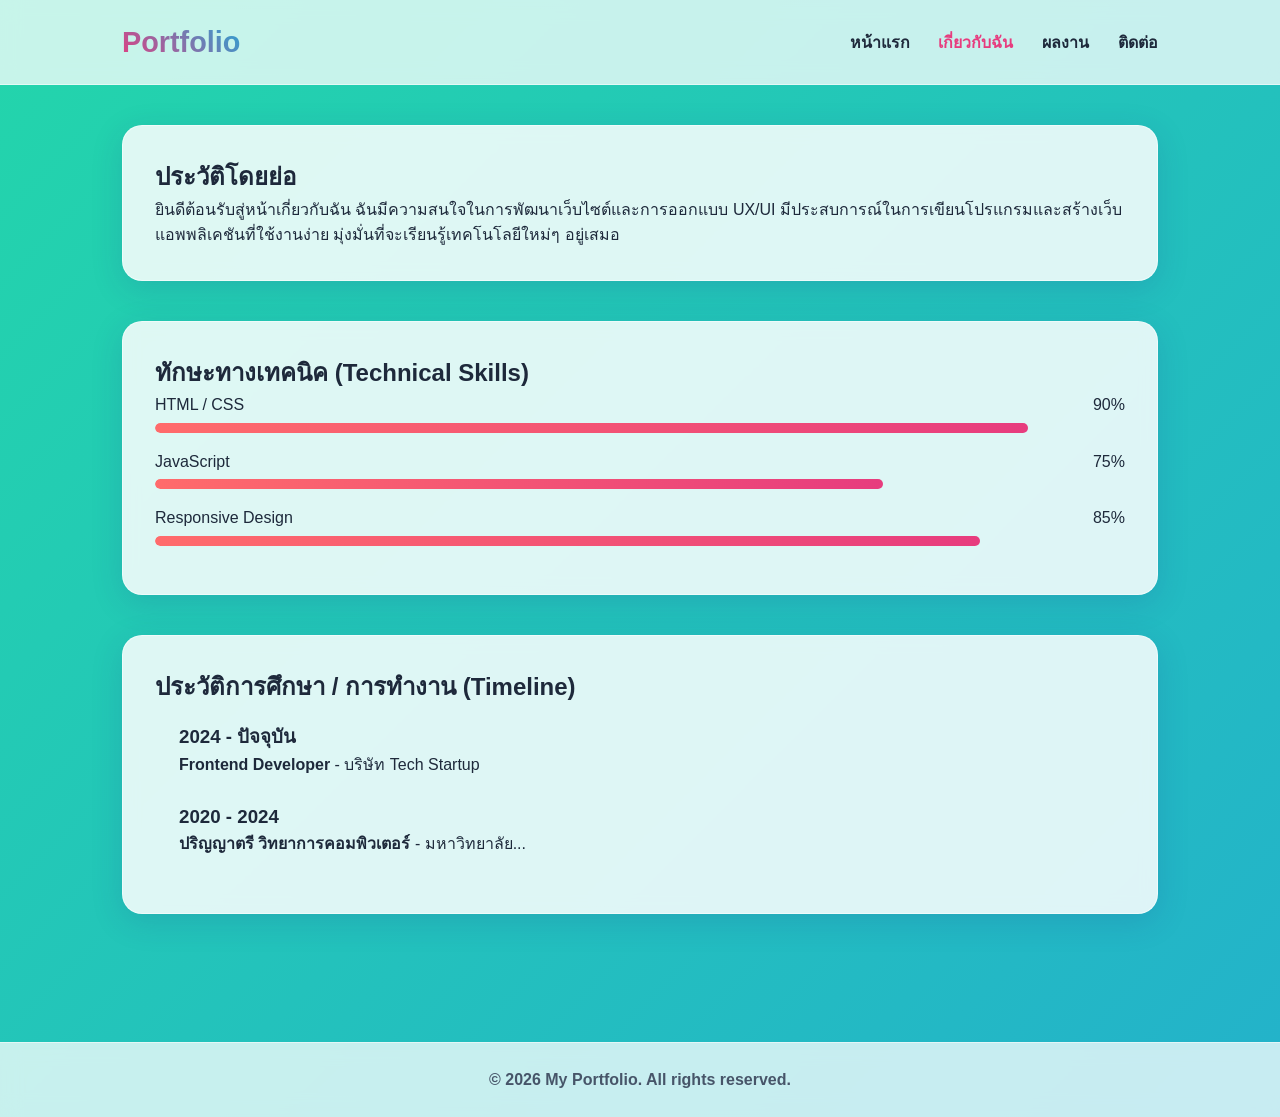
<file: about.html>
<!DOCTYPE html>
<html lang="th">
<head>
  <meta charset="UTF-8">
  <meta name="viewport" content="width=device-width, initial-scale=1.0">
  <title>เกี่ยวกับฉัน - My Portfolio</title>
  <link rel="stylesheet" href="style.css">
  <style>
    .about-section { margin-bottom: 2.5rem; }
    .skill-bar { margin-bottom: 1rem; }
    .skill-name { display: flex; justify-content: space-between; margin-bottom: 0.3rem; }
    .progress-bg { background: var(--border-color); height: 10px; border-radius: 5px; overflow: hidden; }
    .progress-fill { background: var(--primary-color); height: 100%; border-radius: 5px; }

    .timeline { border-left: 3px solid var(--primary-color); padding-left: 1.5rem; margin-top: 1rem; }
    .timeline-item { margin-bottom: 1.5rem; position: relative; }
    .timeline-item::before {
      content: '';
      position: absolute;
      left: -1.95rem;
      top: 5px;
      width: 12px;
      height: 12px;
      background: var(--primary-color);
      border-radius: 50%;
    }
  </style>
</head>
<body>

  <header>
    <nav>
      <a href="index.html" class="logo">Portfolio</a>
      <ul class="nav-links">
        <li><a href="index.html">หน้าแรก</a></li>
        <li><a href="about.html" class="active">เกี่ยวกับฉัน</a></li>
        <li><a href="projects.html">ผลงาน</a></li>
        <li><a href="contact.html">ติดต่อ</a></li>
      </ul>
    </nav>
  </header>

  <main>
    <section class="about-section">
      <h2>ประวัติโดยย่อ</h2>
      <p>ยินดีต้อนรับสู่หน้าเกี่ยวกับฉัน ฉันมีความสนใจในการพัฒนาเว็บไซต์และการออกแบบ UX/UI มีประสบการณ์ในการเขียนโปรแกรมและสร้างเว็บแอพพลิเคชันที่ใช้งานง่าย มุ่งมั่นที่จะเรียนรู้เทคโนโลยีใหม่ๆ อยู่เสมอ</p>
    </section>

    <section class="about-section">
      <h2>ทักษะทางเทคนิค (Technical Skills)</h2>
      <div class="skill-bar">
        <div class="skill-name"><span>HTML / CSS</span><span>90%</span></div>
        <div class="progress-bg"><div class="progress-fill" style="width: 90%;"></div></div>
      </div>
      <div class="skill-bar">
        <div class="skill-name"><span>JavaScript</span><span>75%</span></div>
        <div class="progress-bg"><div class="progress-fill" style="width: 75%;"></div></div>
      </div>
      <div class="skill-bar">
        <div class="skill-name"><span>Responsive Design</span><span>85%</span></div>
        <div class="progress-bg"><div class="progress-fill" style="width: 85%;"></div></div>
      </div>
    </section>

    <section class="about-section">
      <h2>ประวัติการศึกษา / การทำงาน (Timeline)</h2>
      <div class="timeline">
        <article class="timeline-item">
          <h3>2024 - ปัจจุบัน</h3>
          <p><strong>Frontend Developer</strong> - บริษัท Tech Startup</p>
        </article>
        <article class="timeline-item">
          <h3>2020 - 2024</h3>
          <p><strong>ปริญญาตรี วิทยาการคอมพิวเตอร์</strong> - มหาวิทยาลัย...</p>
        </article>
      </div>
    </section>
  </main>

  <footer>
    <p>&copy; 2026 My Portfolio. All rights reserved.</p>
  </footer>

</body>
</html>
</file>
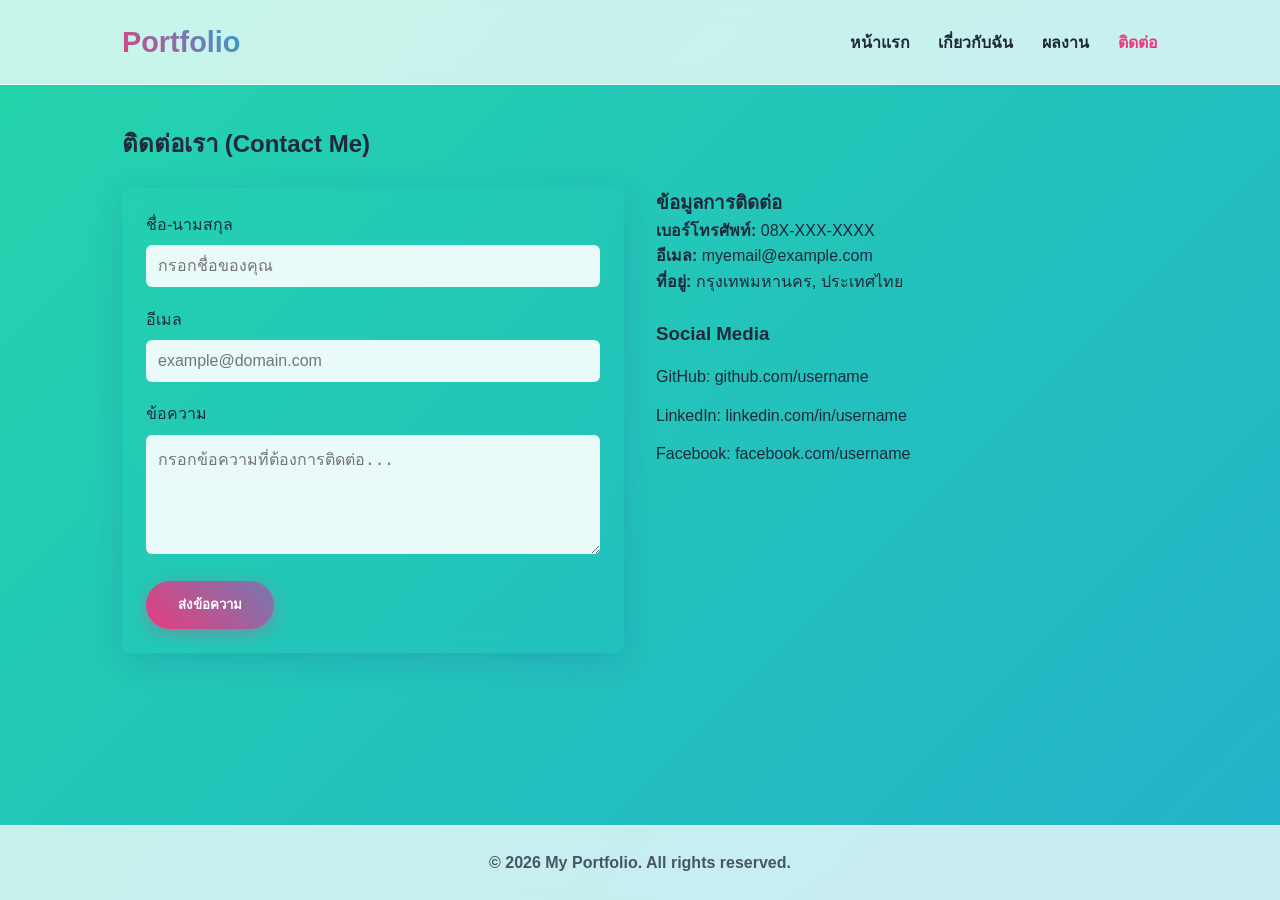
<file: contact.html>
<!DOCTYPE html>
<html lang="th">
<head>
  <meta charset="UTF-8">
  <meta name="viewport" content="width=device-width, initial-scale=1.0">
  <title>ติดต่อ - My Portfolio</title>
  <link rel="stylesheet" href="style.css">
  <style>
    .contact-container {
      display: grid;
      grid-template-columns: repeat(auto-fit, minmax(300px, 1fr));
      gap: 2rem;
      margin-top: 1.5rem;
    }
    .contact-form {
      background: var(--card-bg);
      padding: 1.5rem;
      border-radius: 8px;
      border: 1px solid var(--border-color);
    }
    .form-group { margin-bottom: 1.2rem; }
    .form-group label { display: block; margin-bottom: 0.5rem; font-weight: 500; }
    .form-group input, .form-group textarea {
      width: 100%;
      padding: 0.75rem;
      border: 1px solid var(--border-color);
      border-radius: 6px;
      font-size: 1rem;
    }
    .social-links ul { list-style: none; margin-top: 1rem; }
    .social-links li { margin-bottom: 0.8rem; }
    .social-links a { color: var(--primary-color); text-decoration: none; }
    .social-links a:hover { text-decoration: underline; }
  </style>
</head>
<body>

  <header>
    <nav>
      <a href="index.html" class="logo">Portfolio</a>
      <ul class="nav-links">
        <li><a href="index.html">หน้าแรก</a></li>
        <li><a href="about.html">เกี่ยวกับฉัน</a></li>
        <li><a href="projects.html">ผลงาน</a></li>
        <li><a href="contact.html" class="active">ติดต่อ</a></li>
      </ul>
    </nav>
  </header>

  <main>
    <h2>ติดต่อเรา (Contact Me)</h2>
    <div class="contact-container">
      
      <!-- แบบฟอร์มติดต่อ -->
      <form class="contact-form" action="#" method="POST">
        <div class="form-group">
          <label for="name">ชื่อ-นามสกุล</label>
          <input type="text" id="name" name="name" required placeholder="กรอกชื่อของคุณ">
        </div>
        <div class="form-group">
          <label for="email">อีเมล</label>
          <input type="email" id="email" name="email" required placeholder="example@domain.com">
        </div>
        <div class="form-group">
          <label for="message">ข้อความ</label>
          <textarea id="message" name="message" rows="5" required placeholder="กรอกข้อความที่ต้องการติดต่อ..."></textarea>
        </div>
        <button type="submit" class="btn">ส่งข้อความ</button>
      </form>

      <!-- ข้อมูลการติดต่อเพิ่มเติม -->
      <div class="contact-info">
        <h3>ข้อมูลการติดต่อ</h3>
        <p><strong>เบอร์โทรศัพท์:</strong> 08X-XXX-XXXX</p>
        <p><strong>อีเมล:</strong> myemail@example.com</p>
        <p><strong>ที่อยู่:</strong> กรุงเทพมหานคร, ประเทศไทย</p>
        
        <div class="social-links" style="margin-top: 1.5rem;">
          <h3>Social Media</h3>
          <ul>
            <li>GitHub: <a href="https://github.com" target="_blank">github.com/username</a></li>
            <li>LinkedIn: <a href="https://linkedin.com" target="_blank">linkedin.com/in/username</a></li>
            <li>Facebook: <a href="https://facebook.com" target="_blank">facebook.com/username</a></li>
          </ul>
        </div>
      </div>

    </div>
  </main>

  <footer>
    <p>&copy; 2026 My Portfolio. All rights reserved.</p>
  </footer>

</body>
</html>
</file>
<file: style.css>
/* Custom Properties / Vibrant Animated Palette */
:root {
  --primary-gradient: linear-gradient(135deg, #ff6b6b, #4ecdc4);
  --glass-bg: rgba(255, 255, 255, 0.85);
  --glass-border: rgba(255, 255, 255, 0.5);
  --text-color: #1e293b;
  --text-muted: #475569;
  --shadow: 0 8px 32px 0 rgba(31, 38, 135, 0.15);
}

/* Base Styles & Animated Background */
* {
  box-sizing: border-box;
  margin: 0;
  padding: 0;
}

body {
  font-family: 'Segoe UI', Tahoma, Geneva, Verdana, sans-serif;
  color: var(--text-color);
  line-height: 1.6;
  display: flex;
  flex-direction: column;
  min-height: 100vh;
  
  /* �）菟т嶋辺畉頃耐坂顔 (Animated Gradient Background) */
  background: linear-gradient(-45deg, #ee7752, #e73c7e, #23a6d5, #23d5ab);
  background-size: 400% 400%;
  animation: gradientBG 15s ease infinite;
}

/* Animation Keyframes */
@keyframes gradientBG {
  0% { background-position: 0% 50%; }
  50% { background-position: 100% 50%; }
  100% { background-position: 0% 50%; }
}

/* Header & Glassmorphism Nav */
header {
  background: rgba(255, 255, 255, 0.75);
  backdrop-filter: blur(10px);
  -webkit-backdrop-filter: blur(10px);
  border-bottom: 1px solid var(--glass-border);
  position: sticky;
  top: 0;
  z-index: 100;
}

nav {
  max-width: 1100px;
  margin: 0 auto;
  padding: 1.2rem 2rem;
  display: flex;
  justify-content: space-between;
  align-items: center;
}

.logo {
  font-size: 1.8rem;
  font-weight: 800;
  background: linear-gradient(45deg, #e73c7e, #23a6d5);
  -webkit-background-clip: text;
  -webkit-text-fill-color: transparent;
  text-decoration: none;
}

.nav-links {
  display: flex;
  list-style: none;
  gap: 1.8rem;
}

.nav-links a {
  text-decoration: none;
  color: var(--text-color);
  font-weight: 700;
  position: relative;
  padding: 0.3rem 0;
  transition: color 0.3s ease;
}

.nav-links a:hover,
.nav-links a.active {
  color: #e73c7e;
}

/* Main Layout */
main {
  max-width: 1100px;
  margin: 2.5rem auto;
  padding: 0 2rem;
  flex: 1;
  width: 100%;
}

/* Glassmorphism Cards Container */
.card, .project-card, .contact-form, .hero, .about-section {
  background: var(--glass-bg);
  backdrop-filter: blur(8px);
  -webkit-backdrop-filter: blur(8px);
  border-radius: 20px;
  border: 1px solid var(--glass-border);
  box-shadow: var(--shadow);
  padding: 2rem;
  transition: transform 0.3s ease, box-shadow 0.3s ease;
}

.card:hover, .project-card:hover {
  transform: translateY(-7px);
  box-shadow: 0 12px 40px 0 rgba(31, 38, 135, 0.25);
}

/* Hero Section Specifics */
.hero {
  text-align: center;
  padding: 4rem 2rem;
}

.hero-img {
  width: 150px;
  height: 150px;
  border-radius: 50%;
  object-fit: cover;
  margin-bottom: 1rem;
  padding: 5px;
  background: linear-gradient(45deg, #ff6b6b, #23d5ab);
}

.hero h1 {
  font-size: 2.5rem;
  margin-bottom: 0.5rem;
  color: #0f172a;
}

.tagline {
  color: var(--text-muted);
  font-size: 1.2rem;
  font-weight: 500;
  margin-bottom: 1.5rem;
}

/* Neon Gradient Buttons */
.btn {
  display: inline-block;
  background: linear-gradient(45deg, #e73c7e, #23a6d5);
  background-size: 200% auto;
  color: white;
  padding: 0.85rem 2rem;
  border-radius: 50px;
  text-decoration: none;
  font-weight: 700;
  border: none;
  cursor: pointer;
  box-shadow: 0 4px 15px rgba(231, 60, 126, 0.4);
  transition: all 0.4s ease;
}

.btn:hover {
  background-position: right center;
  transform: scale(1.05);
  box-shadow: 0 6px 20px rgba(35, 166, 213, 0.6);
}

/* Skills Bar */
.progress-bg {
  background: rgba(0, 0, 0, 0.08);
  height: 12px;
  border-radius: 10px;
  overflow: hidden;
}

.progress-fill {
  background: linear-gradient(90deg, #ff6b6b, #e73c7e) !important;
  height: 100%;
  border-radius: 10px;
}

/* Form Inputs */
.form-group input, .form-group textarea {
  background: rgba(255, 255, 255, 0.9);
  border: 2px solid transparent;
  border-radius: 12px;
  padding: 0.8rem;
  transition: all 0.3s ease;
}

.form-group input:focus, .form-group textarea:focus {
  outline: none;
  border-color: #23a6d5;
  box-shadow: 0 0 12px rgba(35, 166, 213, 0.3);
}

/* Footer */
footer {
  background: rgba(255, 255, 255, 0.75);
  backdrop-filter: blur(10px);
  border-top: 1px solid var(--glass-border);
  text-align: center;
  padding: 1.5rem;
  color: var(--text-muted);
  font-weight: 600;
  margin-top: 3rem;
}

/* Responsive Design */
@media (max-width: 768px) {
  nav {
    flex-direction: column;
    gap: 1rem;
  }
}
</file>
